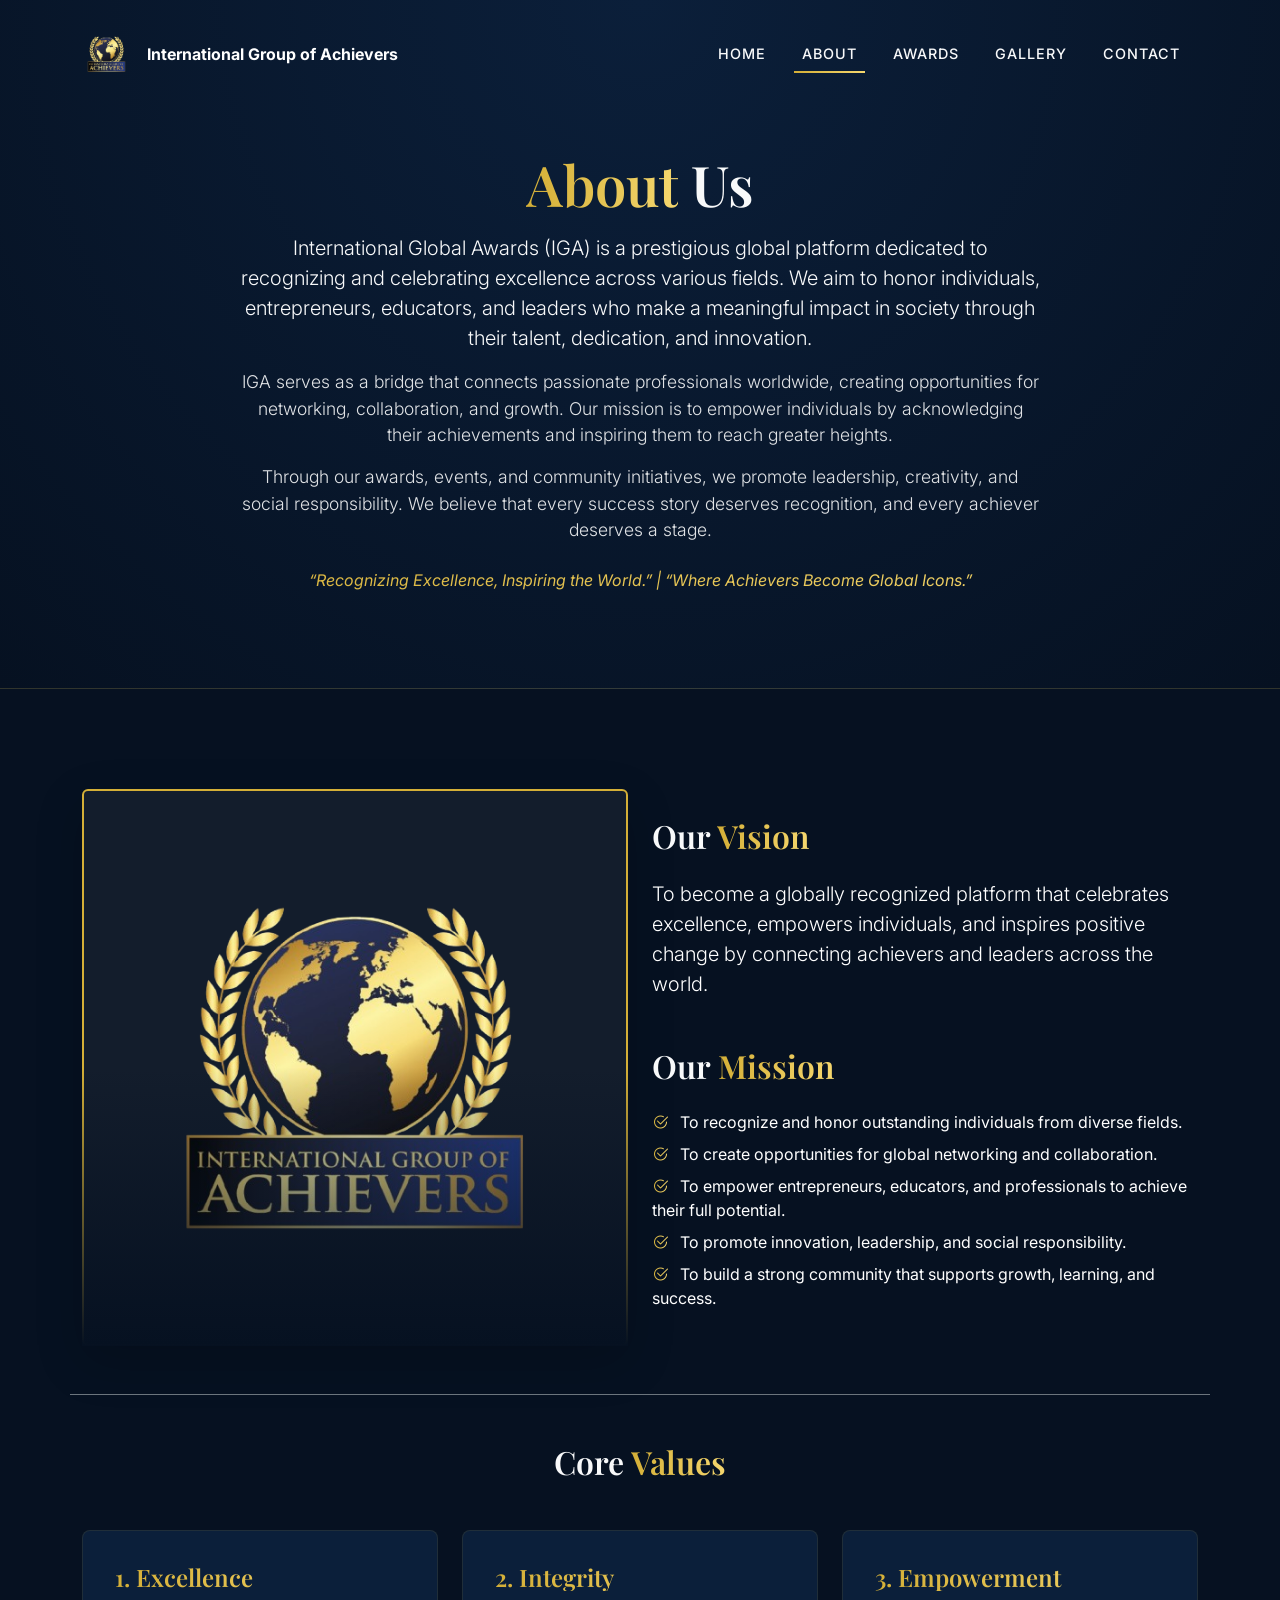
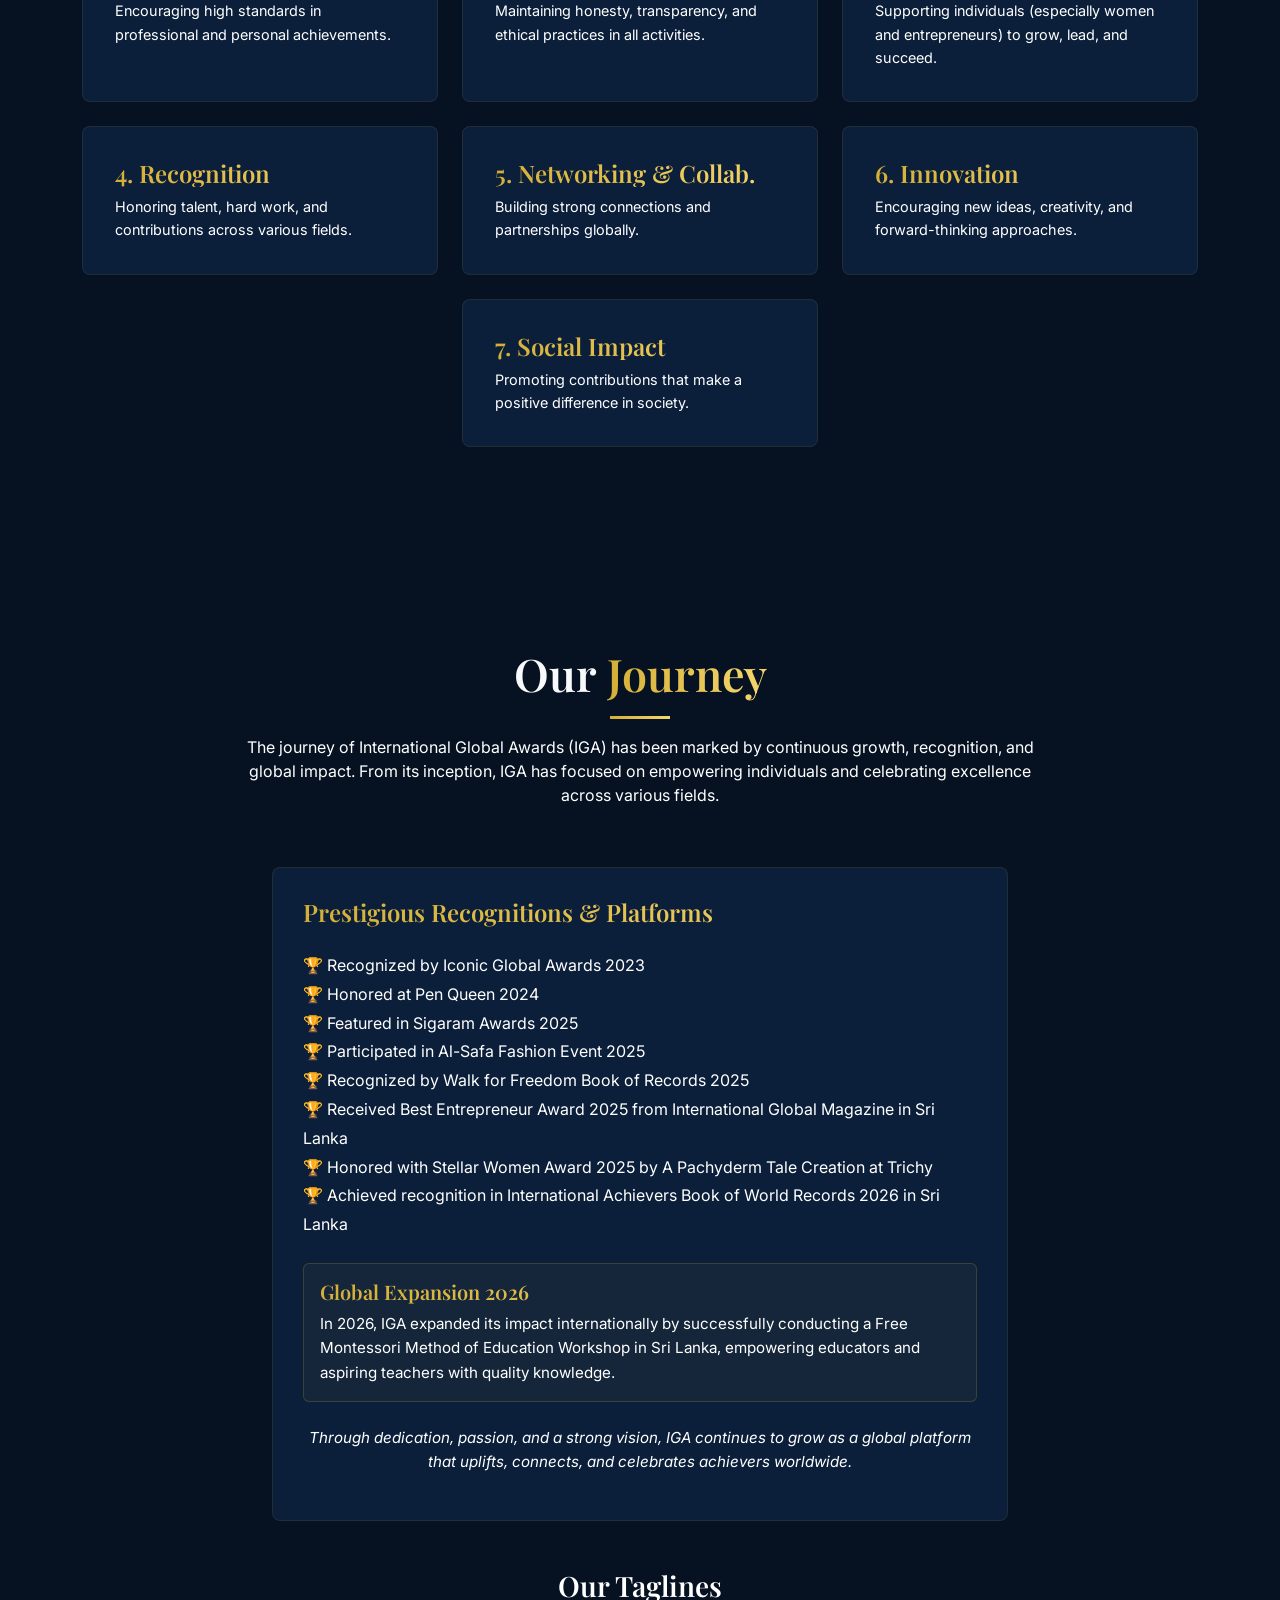
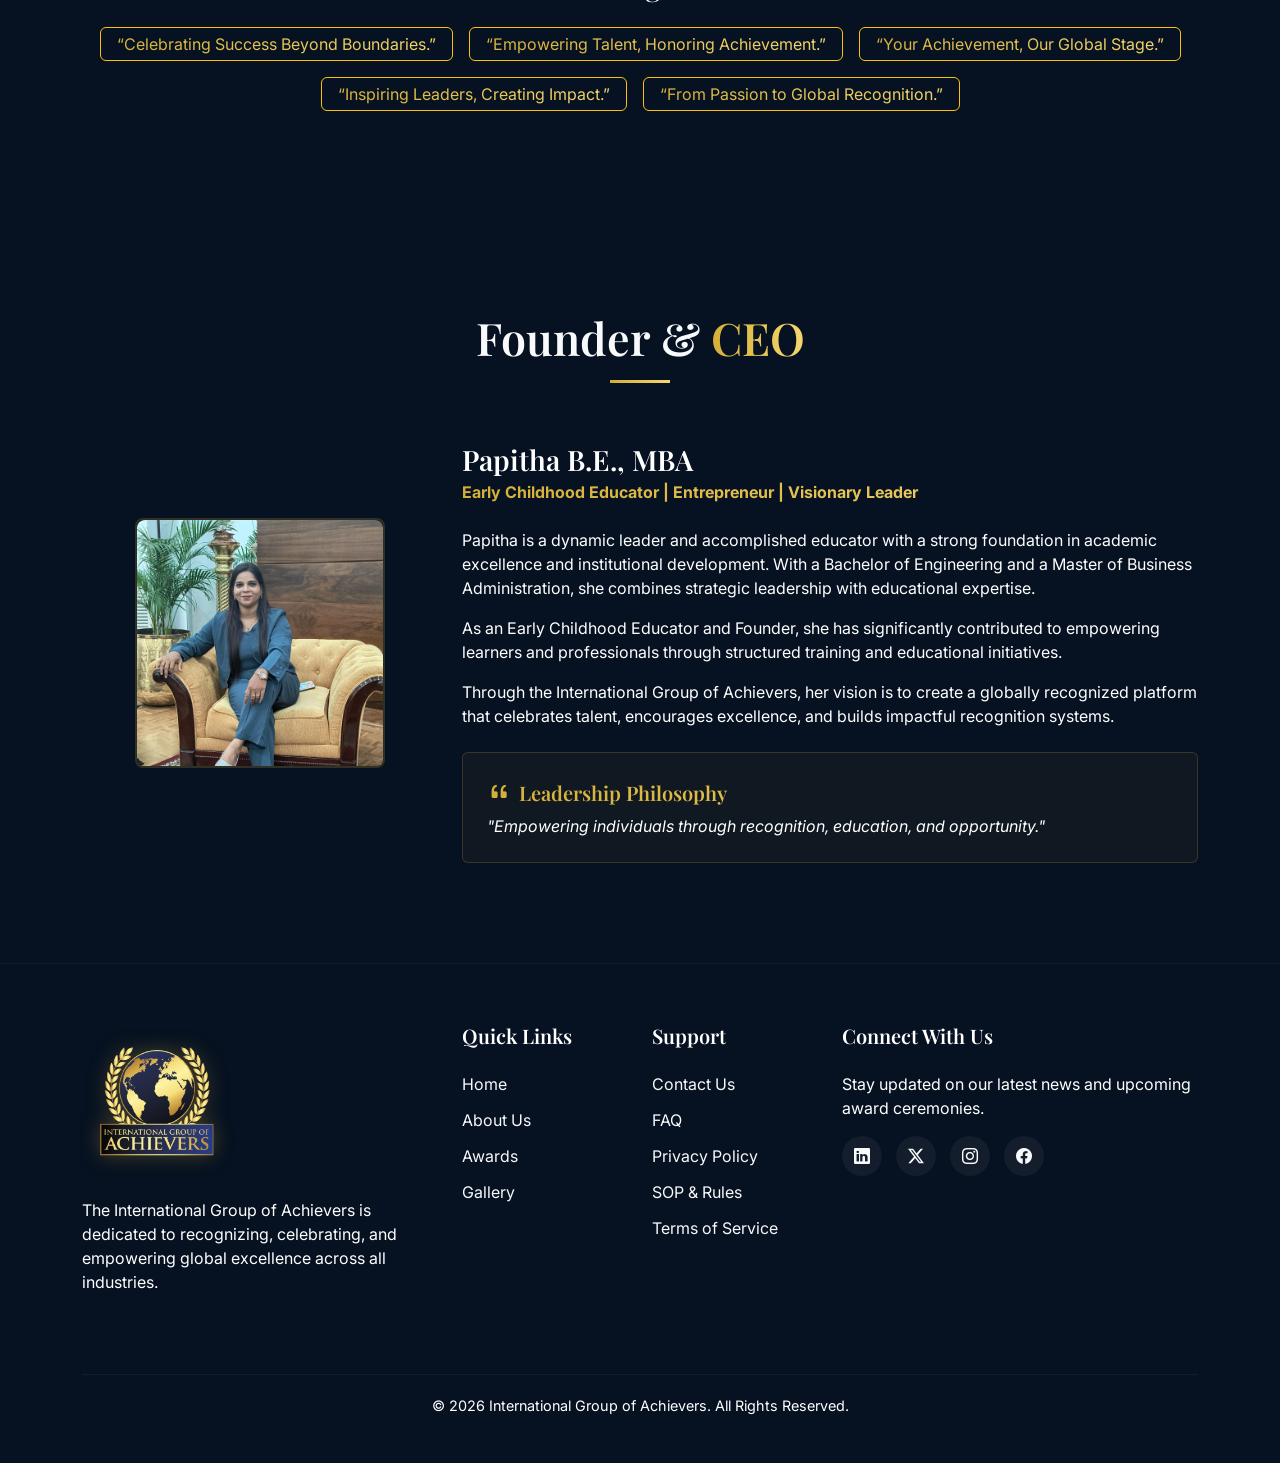
<file: about.html>
<!DOCTYPE html>
<html lang="en">

<head>
    <meta charset="UTF-8">
    <meta name="viewport" content="width=device-width, initial-scale=1.0">
    <title>About Us | International Group of Achievers</title>
    <!-- Favicon -->
    <link rel="icon" href="images/logo.png" type="image/png">
    <!-- Bootstrap 5 CSS -->
    <link href="https://cdn.jsdelivr.net/npm/bootstrap@5.3.2/dist/css/bootstrap.min.css" rel="stylesheet">
    <!-- Bootstrap Icons -->
    <link rel="stylesheet" href="https://cdn.jsdelivr.net/npm/bootstrap-icons@1.11.1/font/bootstrap-icons.css">
    <!-- Custom CSS -->
    <link rel="stylesheet" href="css/style.css?v=2">
</head>

<body>
    <!-- Navbar -->
    <nav class="navbar navbar-expand-lg fixed-top">
        <div class="container">
            <a class="navbar-brand d-flex align-items-center" href="index.html">
                <img src="images/logo.png" alt="International Group of Achievers Logo">
                <span class="ms-2 ms-md-3 fw-bold text-white fs-5 d-md-none">IGA</span>
                <span class="ms-2 ms-md-3 fw-bold text-white fs-6 d-none d-md-block">International Group of
                    Achievers</span>
            </a>
            <button class="navbar-toggler" type="button" data-bs-toggle="collapse" data-bs-target="#mainNav"
                aria-controls="mainNav" aria-expanded="false" aria-label="Toggle navigation">
                <span class="navbar-toggler-icon"></span>
            </button>
            <div class="collapse navbar-collapse" id="mainNav">
                <ul class="navbar-nav ms-auto mb-2 mb-lg-0">
                    <li class="nav-item">
                        <a class="nav-link" href="index.html">Home</a>
                    </li>
                    <li class="nav-item">
                        <a class="nav-link active" href="about.html">About</a>
                    </li>
                    <li class="nav-item">
                        <a class="nav-link" href="awards.html">Awards</a>
                    </li>
                    <li class="nav-item">
                        <a class="nav-link" href="gallery.html">Gallery</a>
                    </li>

                    <li class="nav-item">
                        <a class="nav-link" href="contact.html">Contact</a>
                    </li>
                </ul>
            </div>
        </div>
    </nav>

    <!-- Page Header -->
    <header class="page-header">
        <div class="container fade-in">
            <h1><span class="text-gold">About</span> Us</h1>
            <p class="lead mt-3 mx-auto" style="max-width: 800px;">International Global Awards (IGA) is a prestigious
                global platform dedicated to recognizing and celebrating excellence across various fields. We aim to
                honor individuals, entrepreneurs, educators, and leaders who make a meaningful impact in society through
                their talent, dedication, and innovation.</p>
            <p class="lead mx-auto" style="max-width: 800px; font-size: 1.1rem; opacity: 0.9;">IGA serves as a bridge
                that connects passionate professionals worldwide, creating opportunities for networking, collaboration,
                and growth. Our mission is to empower individuals by acknowledging their achievements and inspiring them
                to reach greater heights.</p>
            <p class="lead mx-auto" style="max-width: 800px; font-size: 1.1rem; opacity: 0.9;">Through our awards,
                events, and community initiatives, we promote leadership, creativity, and social responsibility. We
                believe that every success story deserves recognition, and every achiever deserves a stage.</p>

            <div class="mt-4">
                <p class="text-gold fst-italic">“Recognizing Excellence, Inspiring the World.” | “Where Achievers Become
                    Global Icons.”</p>
            </div>
        </div>
    </header>

    <!-- Mission & Vision -->
    <section class="section-padding">
        <div class="container">
            <div class="row align-items-center mb-5">
                <div class="col-lg-6 mb-5 mb-lg-0 fade-in">
                    <div class="position-relative">
                        <!-- User explicitly asked to "Change photo" in "About us phoro change", so I'll put a placeholder or generic image they can change -->
                        <img src="images/logo.png" alt="Our Vision" class="img-fluid rounded shadow-lg p-5"
                            style="border: 2px solid var(--gold-start); background: rgba(255, 255, 255, 0.05);">
                        <div class="position-absolute bottom-0 start-0 w-100 h-50"
                            style="background: linear-gradient(to top, var(--secondary-color), transparent);"></div>
                    </div>
                </div>
                <div class="col-lg-6 fade-in" style="transition-delay: 0.2s;">
                    <h2 class="mb-4">Our <span class="text-gold">Vision</span></h2>
                    <p class="lead text-white mb-5">To become a globally recognized platform that celebrates excellence,
                        empowers individuals, and inspires positive change by connecting achievers and leaders across
                        the world.</p>

                    <h2 class="mb-4">Our <span class="text-gold">Mission</span></h2>
                    <ul class="text-white list-unstyled mb-0">
                        <li class="mb-2"><i class="bi bi-check2-circle text-gold me-2"></i> To recognize and honor
                            outstanding individuals from diverse fields.</li>
                        <li class="mb-2"><i class="bi bi-check2-circle text-gold me-2"></i> To create opportunities for
                            global networking and collaboration.</li>
                        <li class="mb-2"><i class="bi bi-check2-circle text-gold me-2"></i> To empower entrepreneurs,
                            educators, and professionals to achieve their full potential.</li>
                        <li class="mb-2"><i class="bi bi-check2-circle text-gold me-2"></i> To promote innovation,
                            leadership, and social responsibility.</li>
                        <li class="mb-2"><i class="bi bi-check2-circle text-gold me-2"></i> To build a strong community
                            that supports growth, learning, and success.</li>
                    </ul>
                </div>
            </div>

            <div class="row pt-5 mt-4 border-top border-secondary fade-in">
                <div class="col-12">
                    <h2 class="mb-4 text-center">Core <span class="text-gold">Values</span></h2>
                    <div class="row g-4 mt-2">
                        <div class="col-md-4">
                            <div class="premium-card h-100" style="padding: 2rem;">
                                <h4 class="text-gold">1. Excellence</h4>
                                <p class="mb-0 text-white" style="font-size: 0.9rem;">Encouraging high standards in
                                    professional and personal achievements.</p>
                            </div>
                        </div>
                        <div class="col-md-4">
                            <div class="premium-card h-100" style="padding: 2rem;">
                                <h4 class="text-gold">2. Integrity</h4>
                                <p class="mb-0 text-white" style="font-size: 0.9rem;">Maintaining honesty, transparency,
                                    and ethical practices in all activities.</p>
                            </div>
                        </div>
                        <div class="col-md-4">
                            <div class="premium-card h-100" style="padding: 2rem;">
                                <h4 class="text-gold">3. Empowerment</h4>
                                <p class="mb-0 text-white" style="font-size: 0.9rem;">Supporting individuals (especially
                                    women and entrepreneurs) to grow, lead, and succeed.</p>
                            </div>
                        </div>
                        <div class="col-md-4">
                            <div class="premium-card h-100" style="padding: 2rem;">
                                <h4 class="text-gold">4. Recognition</h4>
                                <p class="mb-0 text-white" style="font-size: 0.9rem;">Honoring talent, hard work, and
                                    contributions across various fields.</p>
                            </div>
                        </div>
                        <div class="col-md-4">
                            <div class="premium-card h-100" style="padding: 2rem;">
                                <h4 class="text-gold">5. Networking & Collab.</h4>
                                <p class="mb-0 text-white" style="font-size: 0.9rem;">Building strong connections and
                                    partnerships globally.</p>
                            </div>
                        </div>
                        <div class="col-md-4">
                            <div class="premium-card h-100" style="padding: 2rem;">
                                <h4 class="text-gold">6. Innovation</h4>
                                <p class="mb-0 text-white" style="font-size: 0.9rem;">Encouraging new ideas, creativity,
                                    and forward-thinking approaches.</p>
                            </div>
                        </div>
                        <div class="col-md-4 mx-auto">
                            <div class="premium-card h-100" style="padding: 2rem;">
                                <h4 class="text-gold">7. Social Impact</h4>
                                <p class="mb-0 text-white" style="font-size: 0.9rem;">Promoting contributions that make
                                    a positive difference in society.</p>
                            </div>
                        </div>
                    </div>
                </div>
            </div>
        </div>
    </section>

    <!-- Timeline Section -->
    <section class="section-padding" style="background: var(--secondary-color);">
        <div class="container">
            <div class="section-title fade-in">
                <h2>Our <span class="text-gold">Journey</span></h2>
                <div class="title-separator"></div>
                <p class="text-white mt-3" style="max-width: 800px; margin: 0 auto;">The journey of International Global
                    Awards (IGA) has been marked by continuous growth, recognition, and global impact. From its
                    inception, IGA has focused on empowering individuals and celebrating excellence across various
                    fields.</p>
            </div>

            <div class="row mt-5">
                <div class="col-lg-8 mx-auto fade-in">
                    <div class="premium-card">
                        <h4 class="text-gold mb-4">Prestigious Recognitions & Platforms</h4>
                        <ul class="text-white list-unstyled mb-4" style="line-height: 1.8;">
                            <li>🏆 Recognized by Iconic Global Awards 2023</li>
                            <li>🏆 Honored at Pen Queen 2024</li>
                            <li>🏆 Featured in Sigaram Awards 2025</li>
                            <li>🏆 Participated in Al-Safa Fashion Event 2025</li>
                            <li>🏆 Recognized by Walk for Freedom Book of Records 2025</li>
                            <li>🏆 Received Best Entrepreneur Award 2025 from International Global Magazine in Sri Lanka
                            </li>
                            <li>🏆 Honored with Stellar Women Award 2025 by A Pachyderm Tale Creation at Trichy</li>
                            <li>🏆 Achieved recognition in International Achievers Book of World Records 2026 in Sri
                                Lanka</li>
                        </ul>

                        <div class="p-3 mt-4 rounded border"
                            style="background: rgba(212, 175, 55, 0.05); border-color: rgba(212, 175, 55, 0.2) !important;">
                            <h5 class="text-gold mb-2">Global Expansion 2026</h5>
                            <p class="mb-0 text-white" style="font-size: 0.95rem;">In 2026, IGA expanded its impact
                                internationally by successfully conducting a Free Montessori Method of Education
                                Workshop in Sri Lanka, empowering educators and aspiring teachers with quality
                                knowledge.</p>
                        </div>

                        <p class="text-white mt-4 text-center fst-italic">Through dedication, passion, and a strong
                            vision, IGA continues to grow as a global platform that uplifts, connects, and celebrates
                            achievers worldwide.</p>
                    </div>
                </div>
            </div>

            <div class="mt-5 text-center fade-in">
                <h3 class="mb-4 text-white">Our Taglines</h3>
                <div class="d-flex flex-wrap justify-content-center gap-3">
                    <span class="badge border border-warning text-gold fs-6 py-2 px-3 fw-normal">“Celebrating Success
                        Beyond Boundaries.”</span>
                    <span class="badge border border-warning text-gold fs-6 py-2 px-3 fw-normal">“Empowering Talent,
                        Honoring Achievement.”</span>
                    <span class="badge border border-warning text-gold fs-6 py-2 px-3 fw-normal">“Your Achievement, Our
                        Global Stage.”</span>
                    <span class="badge border border-warning text-gold fs-6 py-2 px-3 fw-normal">“Inspiring Leaders,
                        Creating Impact.”</span>
                    <span class="badge border border-warning text-gold fs-6 py-2 px-3 fw-normal">“From Passion to Global
                        Recognition.”</span>
                </div>
            </div>
        </div>
    </section>

    <!-- Leadership/Team Section -->
    <section class="section-padding">
        <div class="container">
            <div class="section-title fade-in">
                <h2>Founder & <span class="text-gold">CEO</span></h2>
                <div class="title-separator"></div>
            </div>

            <div class="row align-items-center mt-5">
                <div class="col-lg-4 col-md-5 mb-4 mb-md-0 fade-in text-center">
                    <div class="team-member" style="background: transparent; border: none; box-shadow: none;">
                        <div class="team-img-wrapper mx-auto" style="width: 250px; height: 250px;">
                            <img src="images/founder.jpeg" alt="Papitha B.E., MBA">
                        </div>
                    </div>
                </div>
                <div class="col-lg-8 col-md-7 fade-in" style="transition-delay: 0.2s;">
                    <h3 class="mb-1 text-white">Papitha B.E., MBA</h3>
                    <p class="text-gold fw-bold mb-4">Early Childhood Educator | Entrepreneur | Visionary Leader</p>
                    <p class="text-white">Papitha is a dynamic leader and accomplished educator with a strong foundation
                        in academic excellence and institutional development. With a Bachelor of Engineering and a
                        Master of Business Administration, she combines strategic leadership with educational expertise.
                    </p>
                    <p class="text-white">As an Early Childhood Educator and Founder, she has significantly contributed
                        to empowering learners and professionals through structured training and educational
                        initiatives.</p>
                    <p class="text-white mb-4">Through the International Group of Achievers, her vision is to create a
                        globally recognized platform that celebrates talent, encourages excellence, and builds impactful
                        recognition systems.</p>

                    <div class="p-4 rounded border"
                        style="background: rgba(212, 175, 55, 0.05); border-color: rgba(212, 175, 55, 0.2) !important;">
                        <h5 class="text-gold mb-2"><i class="bi bi-quote fs-4 me-2"></i>Leadership Philosophy</h5>
                        <p class="mb-0 text-white fst-italic">"Empowering individuals through recognition, education,
                            and opportunity."</p>
                    </div>
                </div>
            </div>
        </div>
    </section>

    <!-- Footer -->
    <footer class="footer">
        <div class="container">
            <div class="row pb-4">
                <div class="col-lg-4 mb-4 mb-lg-0">
                    <img src="images/logo.png" alt="IGA Logo" class="footer-logo">
                    <p class="text-white pe-4">The International Group of Achievers is dedicated to recognizing,
                        celebrating, and empowering global excellence across all industries.</p>
                </div>
                <div class="col-lg-2 col-md-4 mb-4 mb-md-0">
                    <h5 class="text-white mb-4">Quick Links</h5>
                    <ul class="footer-links">
                        <li><a href="index.html">Home</a></li>
                        <li><a href="about.html">About Us</a></li>
                        <li><a href="awards.html">Awards</a></li>
                        <li><a href="gallery.html">Gallery</a></li>

                    </ul>
                </div>
                <div class="col-lg-2 col-md-4 mb-4 mb-md-0">
                    <h5 class="text-white mb-4">Support</h5>
                    <ul class="footer-links">
                        <li><a href="contact.html">Contact Us</a></li>
                        <li><a href="#">FAQ</a></li>
                        <li><a href="#">Privacy Policy</a></li>
                        <li><a href="sop.html">SOP & Rules</a></li>
                        <li><a href="#">Terms of Service</a></li>
                    </ul>
                </div>
                <div class="col-lg-4 col-md-4">
                    <h5 class="text-white mb-4">Connect With Us</h5>
                    <p class="text-white mb-3">Stay updated on our latest news and upcoming award ceremonies.</p>
                    <div class="social-icons">
                        <a href="#"><i class="bi bi-linkedin"></i></a>
                        <a href="#"><i class="bi bi-twitter-x"></i></a>
                        <a href="https://www.instagram.com/internationalgroupofachievers/" target="_blank"><i
                                class="bi bi-instagram"></i></a>
                        <a href="#"><i class="bi bi-facebook"></i></a>
                    </div>
                </div>
            </div>
            <div class="copyright">
                <p>&copy; 2026 International Group of Achievers. All Rights Reserved.</p>
            </div>
        </div>
    </footer>

    <!-- Back to Top -->
    <button id="backToTop" title="Go to top">
        <i class="bi bi-chevron-up"></i>
    </button>

    <!-- Bootstrap JS Bundle -->
    <script src="https://cdn.jsdelivr.net/npm/bootstrap@5.3.2/dist/js/bootstrap.bundle.min.js"></script>
    <!-- Custom JS -->
    <script src="js/main.js"></script>
</body>

</html>
</file>
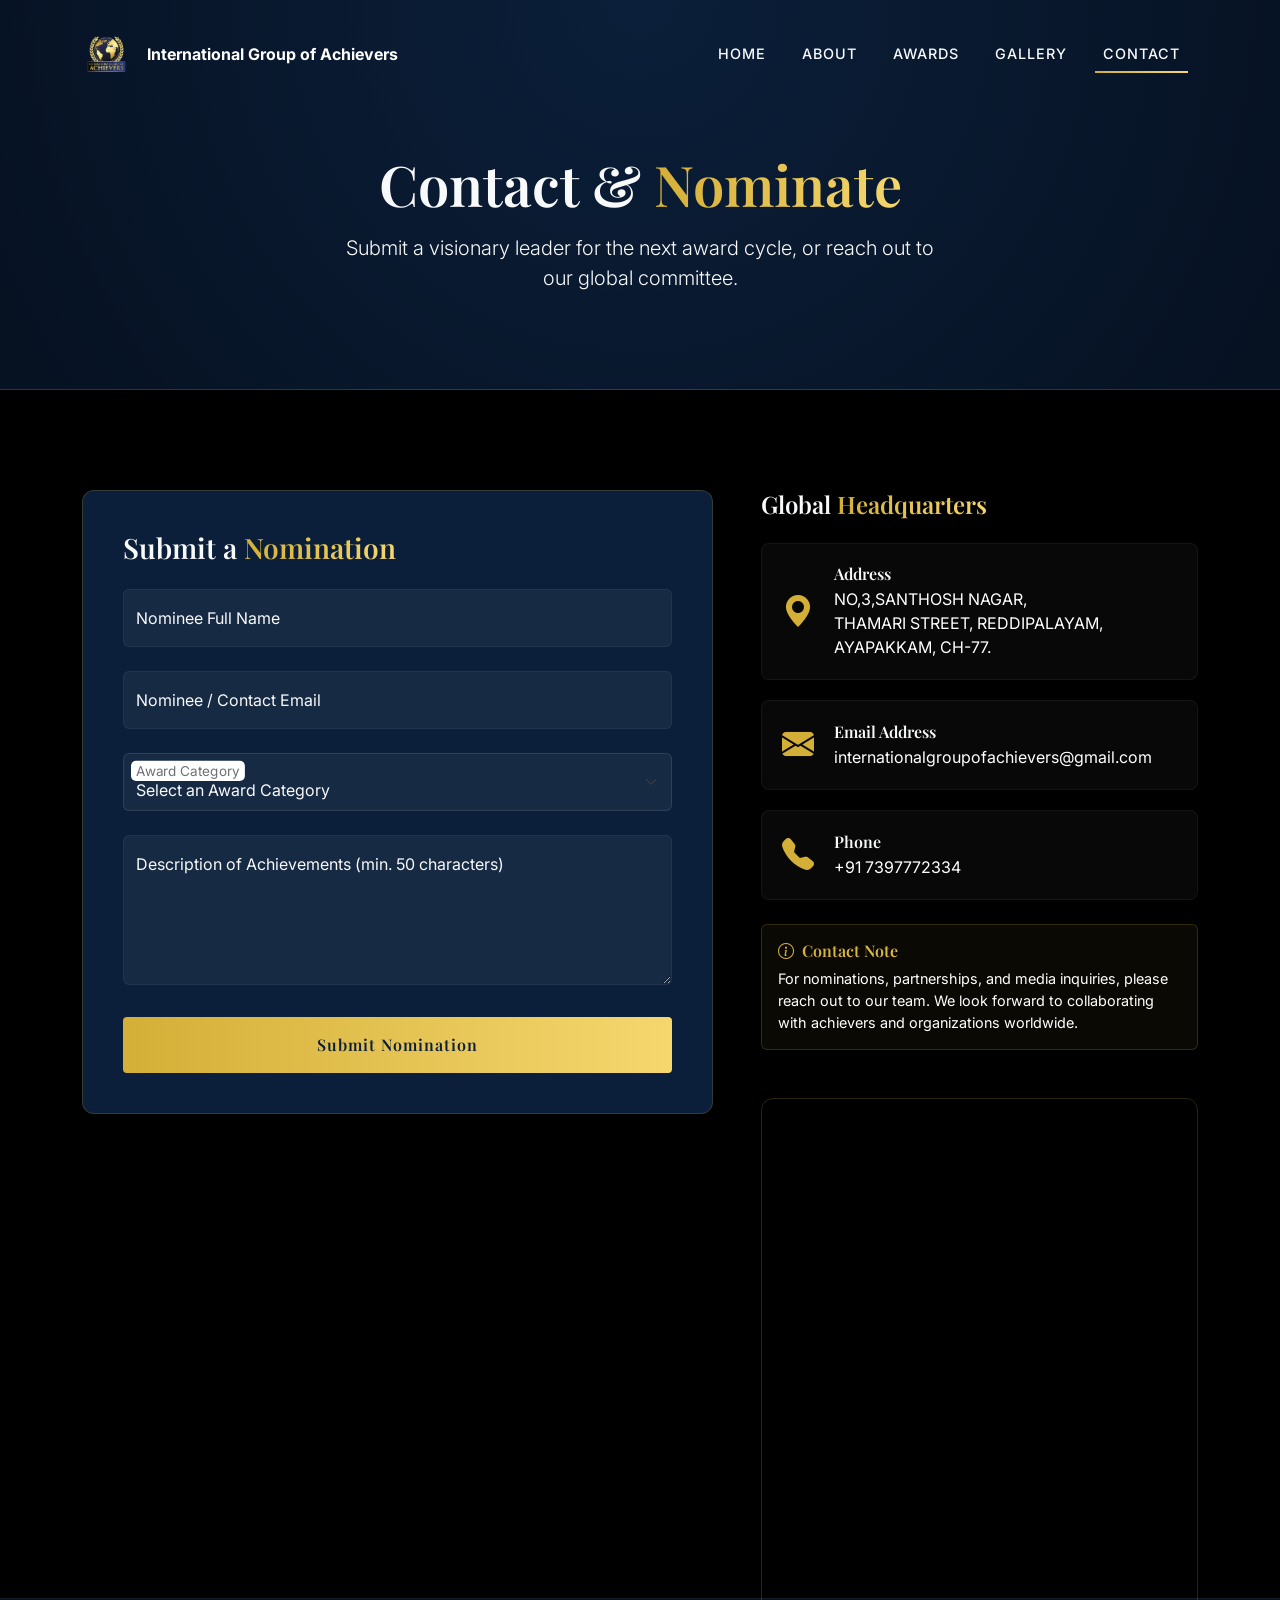
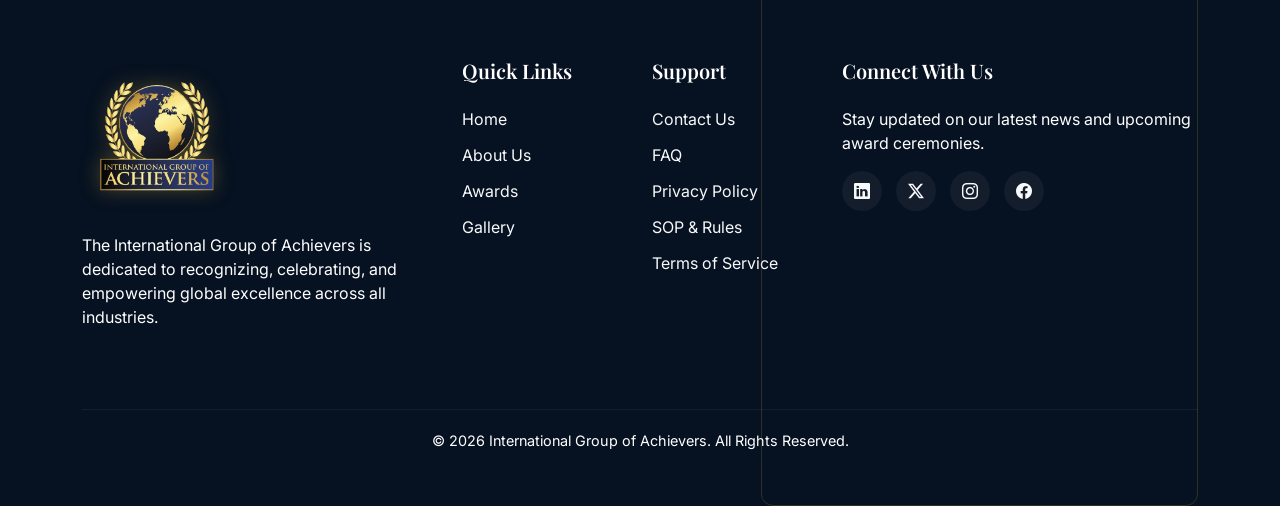
<file: contact.html>
<!DOCTYPE html>
<html lang="en">
<head>
    <meta charset="UTF-8">
    <meta name="viewport" content="width=device-width, initial-scale=1.0">
    <title>Nominate & Contact | International Group of Achievers</title>
    <!-- Favicon -->
    <link rel="icon" href="images/logo.png" type="image/png">
    <!-- Bootstrap 5 CSS -->
    <link href="https://cdn.jsdelivr.net/npm/bootstrap@5.3.2/dist/css/bootstrap.min.css" rel="stylesheet">
    <!-- Bootstrap Icons -->
    <link rel="stylesheet" href="https://cdn.jsdelivr.net/npm/bootstrap-icons@1.11.1/font/bootstrap-icons.css">
    <!-- Custom CSS -->
    <link rel="stylesheet" href="css/style.css?v=2">
    <style>
        .contact-form-wrapper {
            background: var(--primary-color);
            border: 1px solid rgba(212, 175, 55, 0.2);
            border-radius: 12px;
            padding: 40px;
            box-shadow: 0 15px 35px rgba(0,0,0,0.5);
        }
        .form-floating > .form-control,
        .form-floating > .form-select {
            background-color: rgba(255, 255, 255, 0.05);
            border: 1px solid rgba(255, 255, 255, 0.1);
            color: var(--text-light);
            border-radius: 6px;
        }
        .form-floating > .form-control:focus,
        .form-floating > .form-select:focus {
            background-color: rgba(255, 255, 255, 0.08);
            border-color: var(--gold-start);
            box-shadow: 0 0 0 0.25rem rgba(212, 175, 55, 0.25);
            color: var(--text-light);
        }
        .form-floating > label {
            color: var(--text-light);
        }
        .form-control::placeholder {
            color: transparent;
        }
        /* Custom map styling container */
        .map-container {
            border-radius: 12px;
            overflow: hidden;
            border: 1px solid rgba(212, 175, 55, 0.2);
            height: 100%;
            min-height: 400px;
        }
        .contact-info-card {
            background: rgba(255, 255, 255, 0.03);
            border-radius: 8px;
            padding: 20px;
            margin-bottom: 20px;
            display: flex;
            align-items: center;
            border: 1px solid rgba(255, 255, 255, 0.05);
        }
        .contact-icon {
            font-size: 2rem;
            color: var(--gold-start);
            margin-right: 20px;
        }
        
        /* Btn Loading state */
        .btn-loading {
            position: relative;
            color: transparent !important;
        }
        .btn-loading::after {
            content: "";
            position: absolute;
            left: 50%;
            top: 50%;
            width: 20px;
            height: 20px;
            margin-left: -10px;
            margin-top: -10px;
            border: 2px solid var(--primary-color);
            border-radius: 50%;
            border-top-color: transparent;
            animation: spin 1s linear infinite;
        }
        @keyframes spin {
            100% { transform: rotate(360deg); }
        }
        
        /* Invalid feedback custom */
        .invalid-feedback {
            color: #ff6b6b;
            font-size: 0.85rem;
        }
    </style>
</head>
<body>
    <!-- Navbar -->
    <nav class="navbar navbar-expand-lg fixed-top">
        <div class="container">
            <a class="navbar-brand d-flex align-items-center" href="index.html">
                <img src="images/logo.png" alt="International Group of Achievers Logo">
                <span class="ms-2 ms-md-3 fw-bold text-white fs-5 d-md-none">IGA</span>
                <span class="ms-2 ms-md-3 fw-bold text-white fs-6 d-none d-md-block">International Group of Achievers</span>
            </a>
            <button class="navbar-toggler" type="button" data-bs-toggle="collapse" data-bs-target="#mainNav" aria-controls="mainNav" aria-expanded="false" aria-label="Toggle navigation">
                <span class="navbar-toggler-icon"></span>
            </button>
            <div class="collapse navbar-collapse" id="mainNav">
                <ul class="navbar-nav ms-auto mb-2 mb-lg-0">
                    <li class="nav-item">
                        <a class="nav-link" href="index.html">Home</a>
                    </li>
                    <li class="nav-item">
                        <a class="nav-link" href="about.html">About</a>
                    </li>
                    <li class="nav-item">
                        <a class="nav-link" href="awards.html">Awards</a>
                    </li>
                    <li class="nav-item">
                        <a class="nav-link" href="gallery.html">Gallery</a>
                    </li>

                    <li class="nav-item">
                        <a class="nav-link active" href="contact.html">Contact</a>
                    </li>
                </ul>
            </div>
        </div>
    </nav>

    <!-- Page Header -->
    <header class="page-header">
        <div class="container fade-in">
            <h1>Contact & <span class="text-gold">Nominate</span></h1>
            <p class="lead mt-3 mx-auto" style="max-width: 600px;">Submit a visionary leader for the next award cycle, or reach out to our global committee.</p>
        </div>
    </header>

    <!-- Main Section -->
    <section class="section-padding bg-black">
        <div class="container">
            <div class="row g-5">
                
                <!-- Form Column -->
                <div class="col-lg-7 fade-in">
                    <div class="contact-form-wrapper">
                        <h3 class="mb-4">Submit a <span class="text-gold">Nomination</span></h3>
                        
                        <div id="formSuccess" class="alert alert-success d-none" style="background-color: rgba(25, 135, 84, 0.2); border-color: #198754; color: #a3cfbb;">
                            Thank you! Your nomination has been submitted successfully to the committee.
                        </div>

                        <form id="nominationForm" class="needs-validation" novalidate>
                            
                            <!-- Name -->
                            <div class="form-floating mb-4">
                                <input type="text" class="form-control" id="nomineeName" placeholder="Nominee Name" required>
                                <label for="nomineeName">Nominee Full Name</label>
                                <div class="invalid-feedback">Please provide the nominee's full name.</div>
                            </div>
                            
                            <!-- Email -->
                            <div class="form-floating mb-4">
                                <input type="email" class="form-control" id="nomineeEmail" placeholder="name@example.com" required>
                                <label for="nomineeEmail">Nominee / Contact Email</label>
                                <div class="invalid-feedback">Please provide a valid email address.</div>
                            </div>
                            
                            <!-- Category -->
                            <div class="form-floating mb-4">
                                <select class="form-select" id="nominationCategory" required>
                                    <option value="" selected disabled>Select an Award Category</option>
                                    <option value="innovation">Innovation & Technology</option>
                                    <option value="leadership">Global Business Leadership</option>
                                    <option value="impact">Social Impact</option>
                                    <option value="arts">Arts & Culture</option>
                                    <option value="environment">Environmental Stewardship</option>
                                    <option value="education">Educational Excellence</option>
                                </select>
                                <label for="nominationCategory">Award Category</label>
                                <div class="invalid-feedback">Please select an award category.</div>
                            </div>

                            <!-- Description -->
                            <div class="form-floating mb-4">
                                <textarea class="form-control" id="nominationDescription" placeholder="Description of Achievements" style="height: 150px" required minlength="50"></textarea>
                                <label for="nominationDescription">Description of Achievements (min. 50 characters)</label>
                                <div class="invalid-feedback">Please provide a detailed description (at least 50 characters).</div>
                            </div>

                            <!-- Submit Btn -->
                            <button type="submit" class="btn btn-gold w-100 py-3 mt-2" id="submitBtn">
                                Submit Nomination
                            </button>
                        </form>
                    </div>
                </div>

                <!-- Info & Map Column -->
                <div class="col-lg-5 fade-in" style="transition-delay: 0.2s;">
                    
                    <!-- Contact Info -->
                    <div class="mb-5">
                        <h4 class="mb-4">Global <span class="text-gold">Headquarters</span></h4>
                        <div class="contact-info-card">
                            <i class="bi bi-geo-alt-fill contact-icon"></i>
                            <div>
                                <h6 class="mb-1 text-light">Address</h6>
                                <p class="text-white mb-0">NO,3,SANTHOSH NAGAR,<br>THAMARI STREET, REDDIPALAYAM,<br>AYAPAKKAM, CH-77.</p>
                            </div>
                        </div>
                        
                        <div class="contact-info-card">
                            <i class="bi bi-envelope-fill contact-icon"></i>
                            <div>
                                <h6 class="mb-1 text-light">Email Address</h6>
                                <p class="text-white mb-0"><a href="mailto:internationalgroupofachievers@gmail.com" class="text-white text-decoration-none" style="word-break: break-all;">internationalgroupofachievers@gmail.com</a></p>
                            </div>
                        </div>

                        <div class="contact-info-card">
                            <i class="bi bi-telephone-fill contact-icon"></i>
                            <div>
                                <h6 class="mb-1 text-light">Phone</h6>
                                <p class="text-white mb-0">+91 7397772334</p>
                            </div>
                        </div>
                        
                        <div class="p-3 mt-4 rounded border" style="background: rgba(212, 175, 55, 0.05); border-color: rgba(212, 175, 55, 0.2) !important;">
                            <h6 class="text-gold mb-2"><i class="bi bi-info-circle me-2"></i>Contact Note</h6>
                            <p class="mb-0 text-white" style="font-size: 0.9rem;">For nominations, partnerships, and media inquiries, please reach out to our team. We look forward to collaborating with achievers and organizations worldwide.</p>
                        </div>
                    </div>

                    <!-- Map -->
                    <div class="map-container">
                        <iframe 
                            src="https://www.google.com/maps/embed?pb=!1m18!1m12!1m3!1d88338.80287413665!2d6.0664972132646635!3d46.20492659039237!2m3!1f0!2f0!3f0!3m2!1i1024!2i768!4f13.1!3m3!1m2!1s0x478c650693d0e2bf%3A0xcb173e6da805ed5a!2sGeneva%2C%20Switzerland!5e0!3m2!1sen!2sus!4v1700685651610!5m2!1sen!2sus" 
                            width="100%" 
                            height="100%" 
                            style="border:0;" 
                            allowfullscreen="" 
                            loading="lazy" 
                            referrerpolicy="no-referrer-when-downgrade">
                        </iframe>
                    </div>

                </div>
            </div>
        </div>
    </section>

    <!-- Footer -->
    <footer class="footer">
        <div class="container">
            <div class="row pb-4">
                <div class="col-lg-4 mb-4 mb-lg-0">
                    <img src="images/logo.png" alt="IGA Logo" class="footer-logo">
                    <p class="text-white pe-4">The International Group of Achievers is dedicated to recognizing, celebrating, and empowering global excellence across all industries.</p>
                </div>
                <div class="col-lg-2 col-md-4 mb-4 mb-md-0">
                    <h5 class="text-white mb-4">Quick Links</h5>
                    <ul class="footer-links">
                        <li><a href="index.html">Home</a></li>
                        <li><a href="about.html">About Us</a></li>
                        <li><a href="awards.html">Awards</a></li>
                        <li><a href="gallery.html">Gallery</a></li>

                    </ul>
                </div>
                <div class="col-lg-2 col-md-4 mb-4 mb-md-0">
                    <h5 class="text-white mb-4">Support</h5>
                    <ul class="footer-links">
                        <li><a href="contact.html">Contact Us</a></li>
                        <li><a href="#">FAQ</a></li>
                        <li><a href="#">Privacy Policy</a></li>
                        <li><a href="sop.html">SOP & Rules</a></li>
                        <li><a href="#">Terms of Service</a></li>
                    </ul>
                </div>
                <div class="col-lg-4 col-md-4">
                    <h5 class="text-white mb-4">Connect With Us</h5>
                    <p class="text-white mb-3">Stay updated on our latest news and upcoming award ceremonies.</p>
                    <div class="social-icons">
                        <a href="#"><i class="bi bi-linkedin"></i></a>
                        <a href="#"><i class="bi bi-twitter-x"></i></a>
                        <a href="https://www.instagram.com/internationalgroupofachievers/" target="_blank"><i class="bi bi-instagram"></i></a>
                        <a href="#"><i class="bi bi-facebook"></i></a>
                    </div>
                </div>
            </div>
            <div class="copyright">
                <p>&copy; 2026 International Group of Achievers. All Rights Reserved.</p>
            </div>
        </div>
    </footer>

    <!-- Back to Top -->
    <button id="backToTop" title="Go to top">
        <i class="bi bi-chevron-up"></i>
    </button>

    <!-- Bootstrap JS Bundle -->
    <script src="https://cdn.jsdelivr.net/npm/bootstrap@5.3.2/dist/js/bootstrap.bundle.min.js"></script>
    <!-- Custom JS -->
    <script src="js/main.js"></script>
    
    <!-- Form Validation Script -->
    <script>
        document.addEventListener('DOMContentLoaded', function () {
            const form = document.getElementById('nominationForm');
            const submitBtn = document.getElementById('submitBtn');
            const successMsg = document.getElementById('formSuccess');

            form.addEventListener('submit', function (event) {
                event.preventDefault();
                event.stopPropagation();
                
                successMsg.classList.add('d-none'); // Hide success message on resubmit

                if (form.checkValidity()) {
                    // Start loading animation
                    submitBtn.classList.add('btn-loading');
                    // Disable inputs
                    Array.from(form.elements).forEach(el => el.disabled = true);
                    
                    // Simulate network request
                    setTimeout(() => {
                        submitBtn.classList.remove('btn-loading');
                        Array.from(form.elements).forEach(el => el.disabled = false);
                        
                        // Show success
                        successMsg.classList.remove('d-none');
                        
                        // Reset form
                        form.reset();
                        form.classList.remove('was-validated');
                    }, 2000);
                }

                form.classList.add('was-validated');
            }, false);
        });
    </script>
</body>
</html>
</file>
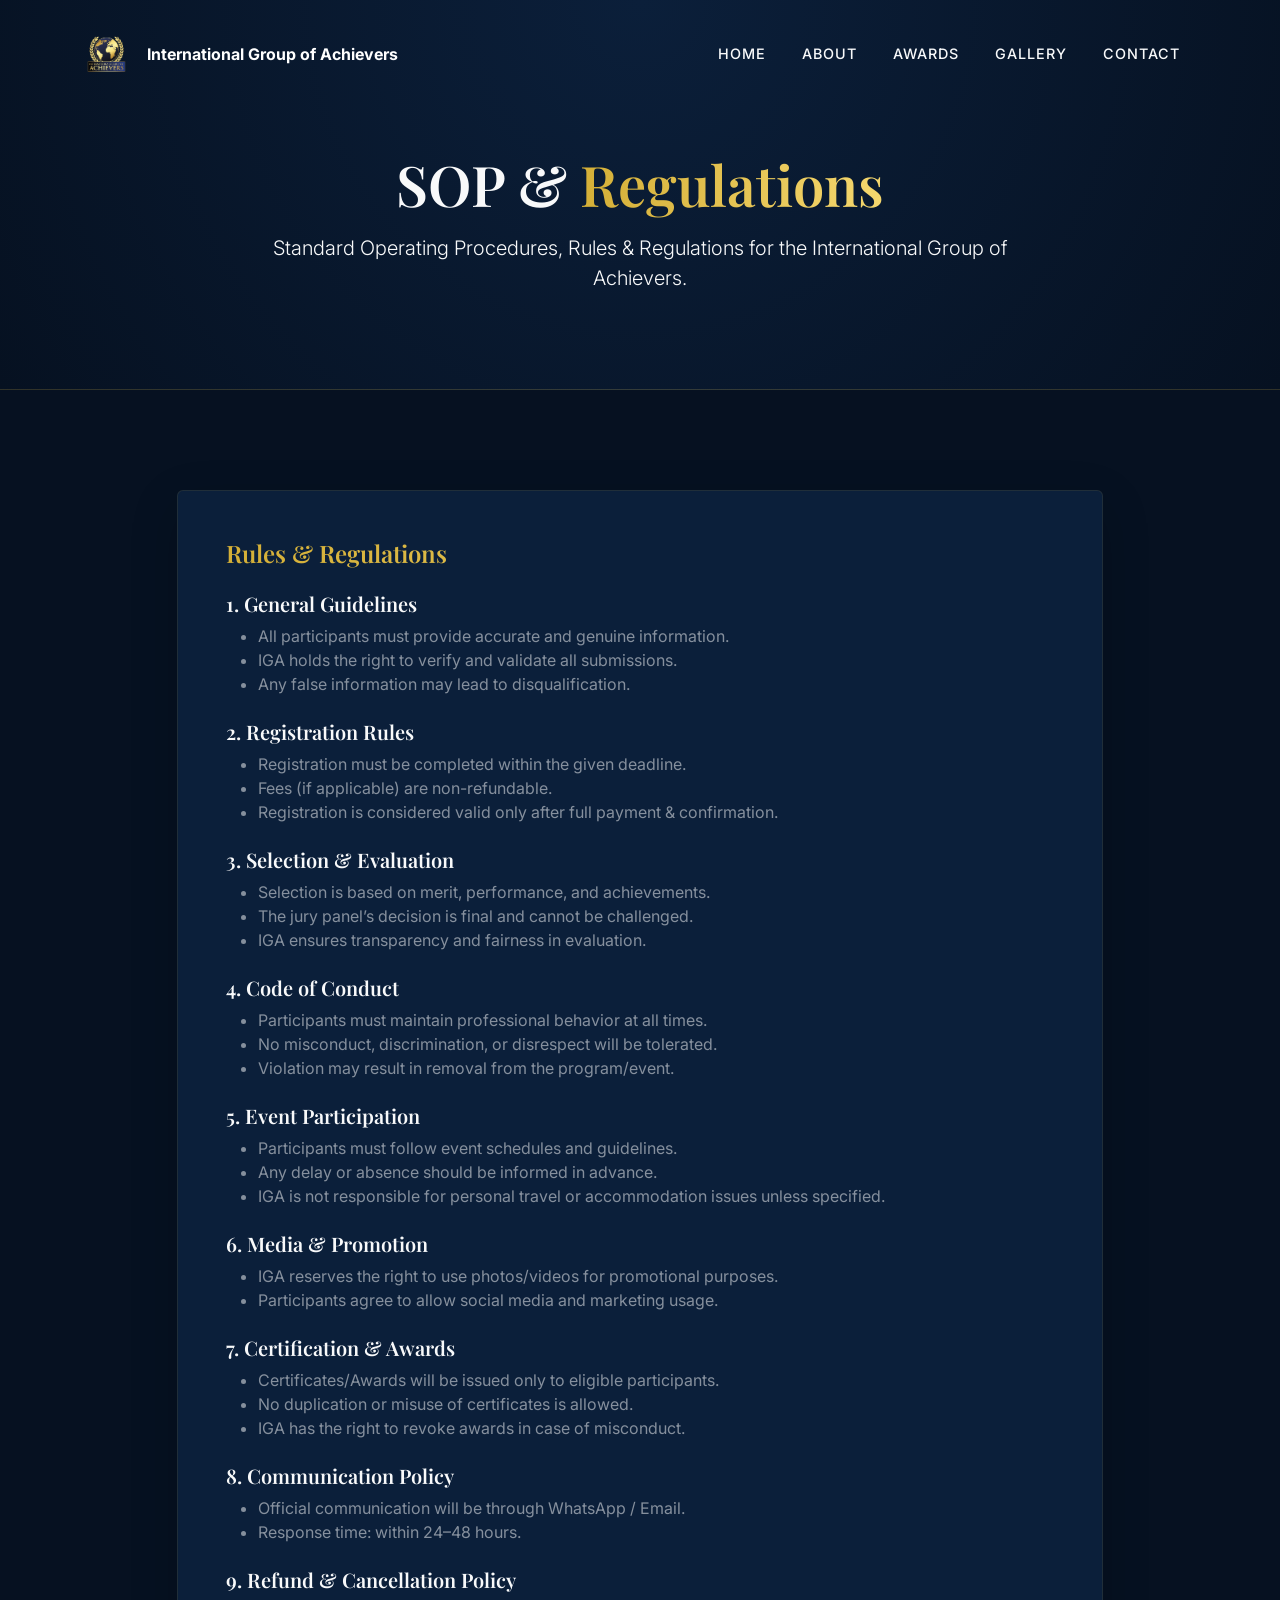
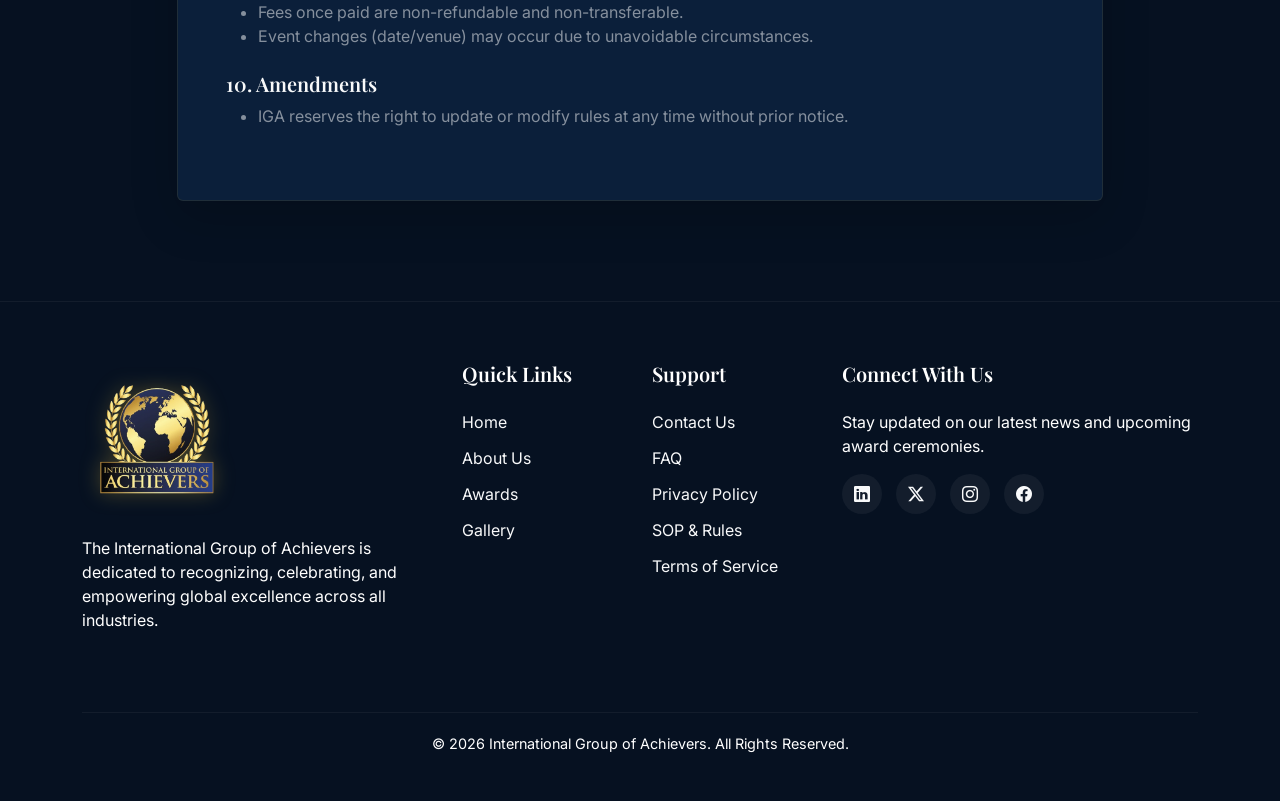
<file: sop.html>
<!DOCTYPE html>
<html lang="en">

<head>
    <meta charset="UTF-8">
    <meta name="viewport" content="width=device-width, initial-scale=1.0">
    <title>SOP & Rules | International Group of Achievers</title>
    <!-- Favicon -->
    <link rel="icon" href="images/logo.png" type="image/png">
    <!-- Bootstrap 5 CSS -->
    <link href="https://cdn.jsdelivr.net/npm/bootstrap@5.3.2/dist/css/bootstrap.min.css" rel="stylesheet">
    <!-- Bootstrap Icons -->
    <link rel="stylesheet" href="https://cdn.jsdelivr.net/npm/bootstrap-icons@1.11.1/font/bootstrap-icons.css">
    <!-- Custom CSS -->
    <link rel="stylesheet" href="css/style.css?v=2">
</head>

<body>
    <!-- Navbar -->
    <nav class="navbar navbar-expand-lg fixed-top">
        <div class="container">
            <a class="navbar-brand d-flex align-items-center" href="index.html">
                <img src="images/logo.png" alt="International Group of Achievers Logo">
                <span class="ms-2 ms-md-3 fw-bold text-white fs-5 d-md-none">IGA</span>
                <span class="ms-2 ms-md-3 fw-bold text-white fs-6 d-none d-md-block">International Group of
                    Achievers</span>
            </a>
            <button class="navbar-toggler" type="button" data-bs-toggle="collapse" data-bs-target="#mainNav"
                aria-controls="mainNav" aria-expanded="false" aria-label="Toggle navigation">
                <span class="navbar-toggler-icon"></span>
            </button>
            <div class="collapse navbar-collapse" id="mainNav">
                <ul class="navbar-nav ms-auto mb-2 mb-lg-0">
                    <li class="nav-item">
                        <a class="nav-link" href="index.html">Home</a>
                    </li>
                    <li class="nav-item">
                        <a class="nav-link" href="about.html">About</a>
                    </li>
                    <li class="nav-item">
                        <a class="nav-link" href="awards.html">Awards</a>
                    </li>
                    <li class="nav-item">
                        <a class="nav-link" href="gallery.html">Gallery</a>
                    </li>

                    <li class="nav-item">
                        <a class="nav-link" href="contact.html">Contact</a>
                    </li>
                </ul>
            </div>
        </div>
    </nav>

    <!-- Page Header -->
    <header class="page-header">
        <div class="container fade-in">
            <h1>SOP & <span class="text-gold">Regulations</span></h1>
            <p class="lead mt-3 mx-auto" style="max-width: 800px;">Standard Operating Procedures, Rules & Regulations for the International Group of Achievers.</p>
        </div>
    </header>

    <!-- SOP Content -->
    <section class="section-padding">
        <div class="container">
            <div class="row justify-content-center">
                <div class="col-lg-10 fade-in">
                    <div class="premium-card p-5 rounded shadow-lg">
                        <h3 class="mb-4 text-gold">Rules & Regulations</h3>

                        <div class="mb-4">
                            <h5>1. General Guidelines</h5>
                            <ul class="text-white-50">
                                <li>All participants must provide accurate and genuine information.</li>
                                <li>IGA holds the right to verify and validate all submissions.</li>
                                <li>Any false information may lead to disqualification.</li>
                            </ul>
                        </div>

                        <div class="mb-4">
                            <h5>2. Registration Rules</h5>
                            <ul class="text-white-50">
                                <li>Registration must be completed within the given deadline.</li>
                                <li>Fees (if applicable) are non-refundable.</li>
                                <li>Registration is considered valid only after full payment & confirmation.</li>
                            </ul>
                        </div>

                        <div class="mb-4">
                            <h5>3. Selection & Evaluation</h5>
                            <ul class="text-white-50">
                                <li>Selection is based on merit, performance, and achievements.</li>
                                <li>The jury panel’s decision is final and cannot be challenged.</li>
                                <li>IGA ensures transparency and fairness in evaluation.</li>
                            </ul>
                        </div>

                        <div class="mb-4">
                            <h5>4. Code of Conduct</h5>
                            <ul class="text-white-50">
                                <li>Participants must maintain professional behavior at all times.</li>
                                <li>No misconduct, discrimination, or disrespect will be tolerated.</li>
                                <li>Violation may result in removal from the program/event.</li>
                            </ul>
                        </div>

                        <div class="mb-4">
                            <h5>5. Event Participation</h5>
                            <ul class="text-white-50">
                                <li>Participants must follow event schedules and guidelines.</li>
                                <li>Any delay or absence should be informed in advance.</li>
                                <li>IGA is not responsible for personal travel or accommodation issues unless specified.</li>
                            </ul>
                        </div>

                        <div class="mb-4">
                            <h5>6. Media & Promotion</h5>
                            <ul class="text-white-50">
                                <li>IGA reserves the right to use photos/videos for promotional purposes.</li>
                                <li>Participants agree to allow social media and marketing usage.</li>
                            </ul>
                        </div>

                        <div class="mb-4">
                            <h5>7. Certification & Awards</h5>
                            <ul class="text-white-50">
                                <li>Certificates/Awards will be issued only to eligible participants.</li>
                                <li>No duplication or misuse of certificates is allowed.</li>
                                <li>IGA has the right to revoke awards in case of misconduct.</li>
                            </ul>
                        </div>

                        <div class="mb-4">
                            <h5>8. Communication Policy</h5>
                            <ul class="text-white-50">
                                <li>Official communication will be through WhatsApp / Email.</li>
                                <li>Response time: within 24–48 hours.</li>
                            </ul>
                        </div>

                        <div class="mb-4">
                            <h5>9. Refund & Cancellation Policy</h5>
                            <ul class="text-white-50">
                                <li>Fees once paid are non-refundable and non-transferable.</li>
                                <li>Event changes (date/venue) may occur due to unavoidable circumstances.</li>
                            </ul>
                        </div>

                        <div class="mb-4">
                            <h5>10. Amendments</h5>
                            <ul class="text-white-50">
                                <li>IGA reserves the right to update or modify rules at any time without prior notice.</li>
                            </ul>
                        </div>
                    </div>
                </div>
            </div>
        </div>
    </section>

    <!-- Footer -->
    <footer class="footer">
        <div class="container">
            <div class="row pb-4">
                <div class="col-lg-4 mb-4 mb-lg-0">
                    <img src="images/logo.png" alt="IGA Logo" class="footer-logo">
                    <p class="text-white pe-4">The International Group of Achievers is dedicated to recognizing,
                        celebrating, and empowering global excellence across all industries.</p>
                </div>
                <div class="col-lg-2 col-md-4 mb-4 mb-md-0">
                    <h5 class="text-white mb-4">Quick Links</h5>
                    <ul class="footer-links">
                        <li><a href="index.html">Home</a></li>
                        <li><a href="about.html">About Us</a></li>
                        <li><a href="awards.html">Awards</a></li>
                        <li><a href="gallery.html">Gallery</a></li>

                    </ul>
                </div>
                <div class="col-lg-2 col-md-4 mb-4 mb-md-0">
                    <h5 class="text-white mb-4">Support</h5>
                    <ul class="footer-links">
                        <li><a href="contact.html">Contact Us</a></li>
                        <li><a href="#">FAQ</a></li>
                        <li><a href="#">Privacy Policy</a></li>
                        <li><a href="sop.html">SOP & Rules</a></li>
                        <li><a href="#">Terms of Service</a></li>
                    </ul>
                </div>
                <div class="col-lg-4 col-md-4">
                    <h5 class="text-white mb-4">Connect With Us</h5>
                    <p class="text-white mb-3">Stay updated on our latest news and upcoming award ceremonies.</p>
                    <div class="social-icons">
                        <a href="#"><i class="bi bi-linkedin"></i></a>
                        <a href="#"><i class="bi bi-twitter-x"></i></a>
                        <a href="https://www.instagram.com/internationalgroupofachievers/" target="_blank"><i
                                class="bi bi-instagram"></i></a>
                        <a href="#"><i class="bi bi-facebook"></i></a>
                    </div>
                </div>
            </div>
            <div class="copyright">
                <p>&copy; 2026 International Group of Achievers. All Rights Reserved.</p>
            </div>
        </div>
    </footer>

    <!-- Back to Top -->
    <button id="backToTop" title="Go to top">
        <i class="bi bi-chevron-up"></i>
    </button>

    <!-- Bootstrap JS Bundle -->
    <script src="https://cdn.jsdelivr.net/npm/bootstrap@5.3.2/dist/js/bootstrap.bundle.min.js"></script>
    <!-- Custom JS -->
    <script src="js/main.js"></script>
</body>

</html>
</file>
<file: css/style.css>
/* Google Fonts */
@import url('https://fonts.googleapis.com/css2?family=Inter:wght@300;400;500;600&family=Playfair+Display:ital,wght@0,400;0,600;0,700;1,400&display=swap');

:root {
  --primary-color: #0B1F3A;
  --secondary-color: #061121;
  --gold-start: #D4AF37;
  --gold-end: #F5D76E;
  --text-light: #f8f9fa;
  --text-muted: #ffffff;
  --font-heading: 'Playfair Display', serif;
  --font-body: 'Inter', sans-serif;
  --transition-smooth: all 0.4s cubic-bezier(0.25, 0.46, 0.45, 0.94);
}

/* Force grey/black text to white, as well as fixing select options */
.text-muted, .text-dark {
  color: #ffffff !important;
}

select option {
  background-color: var(--primary-color);
  color: #ffffff;
}

/* Base Styles */
html {
  scroll-behavior: smooth;
}

body {
  font-family: var(--font-body);
  background-color: var(--secondary-color);
  color: var(--text-light);
  overflow-x: hidden;
}

h1, h2, h3, h4, h5, h6 {
  font-family: var(--font-heading);
  font-weight: 600;
  color: var(--text-light);
}

a {
  text-decoration: none;
  color: inherit;
  transition: var(--transition-smooth);
}

/* Typography Utility */
.text-gold {
  background: linear-gradient(90deg, var(--gold-start) 0%, var(--gold-end) 100%);
  -webkit-background-clip: text;
  -webkit-text-fill-color: transparent;
  background-clip: text;
  text-fill-color: transparent;
}

/* Glassmorphism */
.glass-effect {
  background: rgba(11, 31, 58, 0.6);
  backdrop-filter: blur(12px);
  -webkit-backdrop-filter: blur(12px);
  border: 1px solid rgba(255, 255, 255, 0.1);
}

/* Navbar */
.navbar {
  transition: var(--transition-smooth);
  padding: 1.5rem 0;
}
.navbar.scrolled {
  padding: 0.8rem 0;
  background: rgba(6, 17, 33, 0.95);
  backdrop-filter: blur(10px);
  box-shadow: 0 4px 30px rgba(0, 0, 0, 0.5);
}
.navbar-brand img {
  height: 50px;
  transition: var(--transition-smooth);
}
.navbar.scrolled .navbar-brand img {
  height: 40px;
}
.nav-link {
  color: var(--text-light) !important;
  font-weight: 500;
  text-transform: uppercase;
  font-size: 0.9rem;
  letter-spacing: 1px;
  margin: 0 10px;
  position: relative;
}
.nav-link::after {
  content: '';
  position: absolute;
  width: 0;
  height: 2px;
  bottom: 0;
  left: 0;
  background: linear-gradient(90deg, var(--gold-start), var(--gold-end));
  transition: var(--transition-smooth);
}
.nav-link:hover::after, .nav-link.active::after {
  width: 100%;
}
.navbar-toggler {
  border-color: rgba(212, 175, 55, 0.5);
}
.navbar-toggler-icon {
  background-image: url("data:image/svg+xml;charset=utf8,%3Csvg viewBox='0 0 32 32' xmlns='http://www.w3.org/2000/svg'%3E%3Cpath stroke='rgba(212, 175, 55, 1)' stroke-width='2' stroke-linecap='round' stroke-miterlimit='10' d='M4 8h24M4 16h24M4 24h24'/%3E%3C/svg%3E");
}

/* Buttons */
.btn-gold {
  background: linear-gradient(90deg, var(--gold-start) 0%, var(--gold-end) 100%);
  color: var(--primary-color);
  font-weight: 600;
  padding: 12px 30px;
  border: none;
  border-radius: 4px;
  position: relative;
  overflow: hidden;
  z-index: 1;
  font-family: var(--font-heading);
  letter-spacing: 1px;
}
.btn-gold::before {
  content: '';
  position: absolute;
  top: 0;
  left: -100%;
  width: 100%;
  height: 100%;
  background: linear-gradient(90deg, transparent, rgba(255,255,255,0.4), transparent);
  transition: left 0.5s ease;
  z-index: -1;
}
.btn-gold:hover {
  color: var(--primary-color);
  transform: translateY(-2px);
  box-shadow: 0 10px 20px rgba(212, 175, 55, 0.3);
}
.btn-gold:hover::before {
  left: 100%;
}
.btn-outline-gold {
  border: 2px solid var(--gold-start);
  color: var(--gold-start);
  background: transparent;
  font-weight: 600;
  padding: 10px 28px;
  border-radius: 4px;
  font-family: var(--font-heading);
  letter-spacing: 1px;
}
.btn-outline-gold:hover {
  background: linear-gradient(90deg, var(--gold-start) 0%, var(--gold-end) 100%);
  color: var(--primary-color);
  box-shadow: 0 10px 20px rgba(212, 175, 55, 0.2);
}

/* Hero Section */
.hero {
  min-height: 100vh;
  display: flex;
  align-items: center;
  position: relative;
  background: radial-gradient(circle at center, var(--primary-color) 0%, var(--secondary-color) 100%);
  overflow: hidden;
  padding-top: 80px;
}
.hero::before {
  content: '';
  position: absolute;
  top: 0;
  left: 0;
  width: 100%;
  height: 100%;
  background: url('https://www.transparenttextures.com/patterns/stardust.png');
  opacity: 0.3;
  animation: moveBackground 50s linear infinite;
}
@keyframes moveBackground {
  0% { transform: scale(1); }
  50% { transform: scale(1.1); }
  100% { transform: scale(1); }
}
.hero-content {
  position: relative;
  z-index: 2;
}
.hero h1 {
  font-size: 4rem;
  line-height: 1.2;
  margin-bottom: 20px;
  text-shadow: 0 5px 15px rgba(0,0,0,0.5);
}
.hero p {
  font-size: 1.2rem;
  color: var(--text-muted);
  margin-bottom: 40px;
  max-width: 600px;
}

/* Section Styling */
.section-padding {
  padding: 100px 0;
}
.section-title {
  text-align: center;
  margin-bottom: 60px;
}
.section-title h2 {
  font-size: 2.8rem;
  margin-bottom: 15px;
}
.title-separator {
  width: 60px;
  height: 3px;
  background: linear-gradient(90deg, var(--gold-start), var(--gold-end));
  margin: 0 auto;
}

/* Premium Cards */
.premium-card {
  background: var(--primary-color);
  border: 1px solid rgba(212, 175, 55, 0.1);
  border-radius: 8px;
  padding: 30px;
  transition: var(--transition-smooth);
  height: 100%;
  position: relative;
  overflow: hidden;
}
.premium-card::before {
  content: '';
  position: absolute;
  top: 0;
  left: 0;
  width: 100%;
  height: 4px;
  background: linear-gradient(90deg, var(--gold-start), var(--gold-end));
  transform: scaleX(0);
  transform-origin: left;
  transition: transform 0.4s ease;
}
.premium-card:hover {
  transform: translateY(-10px) scale(1.02);
  box-shadow: 0 15px 30px rgba(0, 0, 0, 0.4), 0 0 20px rgba(212, 175, 55, 0.15);
  border-color: rgba(212, 175, 55, 0.3);
}
.premium-card:hover::before {
  transform: scaleX(1);
}
.card-icon {
  font-size: 2.5rem;
  margin-bottom: 20px;
  background: linear-gradient(135deg, var(--gold-start), var(--gold-end));
  -webkit-background-clip: text;
  -webkit-text-fill-color: transparent;
}
.premium-card h3 {
  font-size: 1.5rem;
  margin-bottom: 15px;
}
.premium-card p {
  color: var(--text-muted);
  font-size: 0.95rem;
  line-height: 1.6;
}

/* Carousel Additions */
.carousel-item-inner {
  padding: 40px;
  text-align: center;
}
.achiever-img {
  width: 150px;
  height: 150px;
  border-radius: 50%;
  object-fit: cover;
  border: 3px solid var(--gold-start);
  padding: 5px;
  margin: 0 auto 20px;
}
.carousel-indicators [data-bs-target] {
  width: 10px;
  height: 10px;
  border-radius: 50%;
  background-color: var(--gold-start);
}

/* Counters */
.stat-box {
  text-align: center;
  padding: 30px;
}
.stat-number {
  font-family: var(--font-heading);
  font-size: 3.5rem;
  font-weight: 700;
  background: linear-gradient(135deg, var(--gold-start), var(--gold-end));
  -webkit-background-clip: text;
  -webkit-text-fill-color: transparent;
  margin-bottom: 10px;
}
.stat-label {
  text-transform: uppercase;
  letter-spacing: 2px;
  font-size: 0.9rem;
  color: var(--text-muted);
}

/* CTA Banner */
.cta-banner {
  background: linear-gradient(45deg, var(--primary-color), var(--secondary-color));
  position: relative;
  overflow: hidden;
  border-top: 1px solid rgba(212, 175, 55, 0.2);
  border-bottom: 1px solid rgba(212, 175, 55, 0.2);
}
.cta-parallax {
  background-attachment: fixed;
  background-image: url('https://www.transparenttextures.com/patterns/stardust.png');
}

/* Footer */
.footer {
  background-color: var(--secondary-color);
  padding: 60px 0 30px;
  border-top: 1px solid rgba(255,255,255,0.05);
}
.footer-logo {
  max-width: 150px;
  margin-bottom: 20px;
  filter: drop-shadow(0 0 10px rgba(212, 175, 55, 0.3));
}
.footer-links {
  list-style: none;
  padding: 0;
}
.footer-links li {
  margin-bottom: 12px;
}
.footer-links a:hover {
  color: var(--gold-start);
  padding-left: 5px;
}
.social-icons a {
  display: inline-flex;
  align-items: center;
  justify-content: center;
  width: 40px;
  height: 40px;
  border-radius: 50%;
  background: rgba(255,255,255,0.05);
  margin-right: 10px;
  transition: var(--transition-smooth);
}
.social-icons a:hover {
  background: var(--gold-start);
  color: var(--secondary-color);
  transform: translateY(-3px);
}
.copyright {
  border-top: 1px solid rgba(255,255,255,0.05);
  padding-top: 20px;
  margin-top: 40px;
  text-align: center;
  color: var(--text-muted);
  font-size: 0.9rem;
}

/* Animations */
.fade-in {
  opacity: 0;
  transform: translateY(30px);
  transition: opacity 0.8s ease, transform 0.8s ease;
}
.fade-in.visible {
  opacity: 1;
  transform: translateY(0);
}

/* Back to Top */
#backToTop {
  position: fixed;
  bottom: 30px;
  right: 30px;
  width: 45px;
  height: 45px;
  background: linear-gradient(135deg, var(--gold-start), var(--gold-end));
  color: var(--secondary-color);
  border: none;
  border-radius: 50%;
  display: flex;
  align-items: center;
  justify-content: center;
  font-size: 1.2rem;
  cursor: pointer;
  opacity: 0;
  visibility: hidden;
  transition: var(--transition-smooth);
  z-index: 99;
  box-shadow: 0 4px 15px rgba(212, 175, 55, 0.4);
}
#backToTop.show {
  opacity: 1;
  visibility: visible;
}
#backToTop:hover {
  transform: translateY(-5px);
  box-shadow: 0 6px 20px rgba(212, 175, 55, 0.6);
}

/* Preloader */
#preloader {
  position: fixed;
  top: 0;
  left: 0;
  width: 100%;
  height: 100%;
  background: var(--secondary-color);
  z-index: 9999;
  display: flex;
  justify-content: center;
  align-items: center;
  transition: opacity 0.5s ease;
}
.loader-logo {
  animation: pulse 2s infinite;
  max-width: 120px;
}
@keyframes pulse {
  0% { transform: scale(1); opacity: 0.8; }
  50% { transform: scale(1.1); opacity: 1; filter: drop-shadow(0 0 20px rgba(212, 175, 55, 0.8)); }
  100% { transform: scale(1); opacity: 0.8; }
}

/* CSS Vertical Timeline */
.timeline {
  position: relative;
  max-width: 800px;
  margin: 0 auto;
  padding: 40px 0;
}
.timeline::after {
  content: '';
  position: absolute;
  width: 4px;
  background: linear-gradient(180deg, var(--gold-start), var(--gold-end));
  top: 0;
  bottom: 0;
  left: 50%;
  margin-left: -2px;
}
.timeline-item {
  padding: 10px 40px;
  position: relative;
  background-color: inherit;
  width: 50%;
}
.timeline-item::after {
  content: '';
  position: absolute;
  width: 25px;
  height: 25px;
  right: -12px;
  background-color: var(--secondary-color);
  border: 4px solid var(--gold-start);
  top: 15px;
  border-radius: 50%;
  z-index: 1;
}
.timeline-left {
  left: 0;
}
.timeline-right {
  left: 50%;
}
.timeline-right::after {
  left: -12px;
}
.timeline-content {
  padding: 20px 30px;
  background-color: var(--primary-color);
  position: relative;
  border-radius: 6px;
  border: 1px solid rgba(212, 175, 55, 0.2);
  transition: var(--transition-smooth);
}
.timeline-content:hover {
  transform: translateY(-5px);
  box-shadow: 0 10px 20px rgba(212, 175, 55, 0.2);
  border-color: rgba(212, 175, 55, 0.4);
}
.timeline-date {
  font-family: var(--font-heading);
  color: var(--gold-start);
  font-weight: bold;
  font-size: 1.2rem;
  margin-bottom: 10px;
}

/* Team Section */
.team-member img {
  border-radius: 8px;
  width: 100%;
  transition: var(--transition-smooth);
}
.team-member:hover img {
  transform: scale(1.05);
}
.team-img-wrapper {
  overflow: hidden;
  border-radius: 8px;
  margin-bottom: 20px;
  border: 2px solid rgba(212, 175, 55, 0.2);
}
.team-member:hover .team-img-wrapper {
  border-color: var(--gold-start);
}

/* Page Header */
.page-header {
  padding-top: 150px;
  padding-bottom: 80px;
  background: radial-gradient(circle at center top, var(--primary-color) 0%, var(--secondary-color) 100%);
  border-bottom: 1px solid rgba(212, 175, 55, 0.2);
  text-align: center;
}
.page-header h1 {
  font-size: 3.5rem;
}

/* Responsive */
@media (max-width: 768px) {
  .hero h1 { font-size: 2.5rem; }
  .section-padding { padding: 60px 0; }
  .stat-number { font-size: 2.5rem; }
}
</file>
